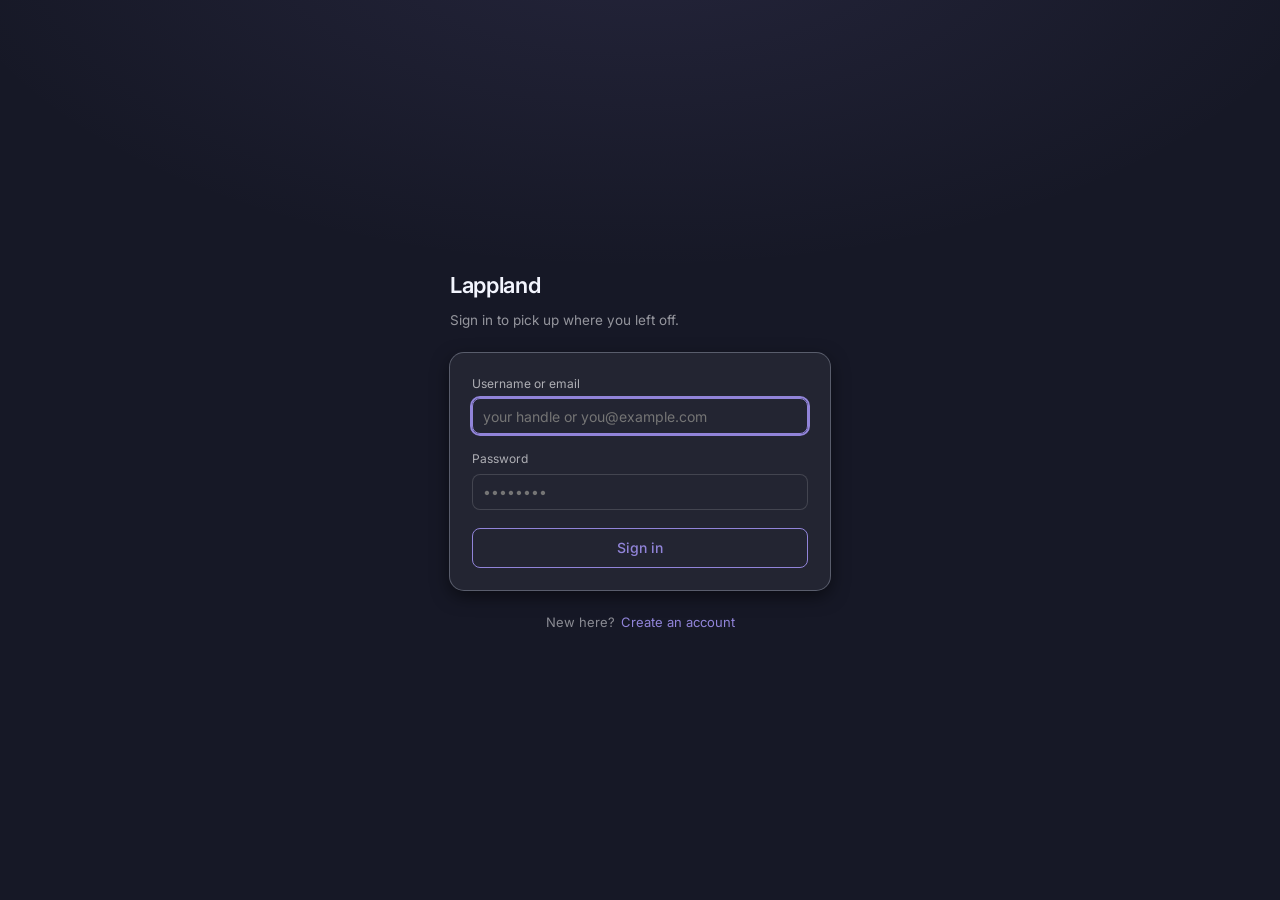
<file: app/WebUI/login.html>
<!DOCTYPE html>
<html>
<head>
<meta charset="utf-8">
<meta name="viewport" content="width=device-width, initial-scale=1">
<meta name="color-scheme" content="dark">
<title>Lappland — Sign in</title>
<link rel="stylesheet" href="./nocturne.css" />
<link rel="stylesheet" href="./login.css" />
</head>
<body>
  <div class="login-card">
    <div style="display:flex;flex-direction:column;gap:8px;">
      <div style="display:flex;align-items:center;gap:11px;">
        <span style="font-family:var(--font-heading);font-size:22px;font-weight:600;letter-spacing:-0.015em;color:var(--color-neutral-100);">Lappland</span>
      </div>
      <p id="subtitle" style="margin:0;font-size:13.5px;color:color-mix(in srgb, var(--color-text) 60%, transparent);">Sign in to pick up where you left off.</p>
    </div>

    <div class="elev-md" style="background:var(--color-surface);border-radius:var(--radius-lg);padding:22px;">
      <form id="authForm" style="display:flex;flex-direction:column;gap:16px;">
        <label class="field" id="identifierField">
          <span style="display:block;font-size:12px;margin-bottom:5px;color:color-mix(in srgb, var(--color-text) 70%, transparent);">Username or email</span>
          <input class="input" id="identifier" autocomplete="username" placeholder="your handle or you@example.com" autofocus />
        </label>
        <label class="field" id="emailField" style="display:none;">
          <span style="display:block;font-size:12px;margin-bottom:5px;color:color-mix(in srgb, var(--color-text) 70%, transparent);">Email</span>
          <input class="input" type="email" id="email" autocomplete="email" placeholder="you@example.com" />
        </label>
        <label class="field" id="usernameField" style="display:none;">
          <span style="display:block;font-size:12px;margin-bottom:5px;color:color-mix(in srgb, var(--color-text) 70%, transparent);">Username</span>
          <input class="input" id="username" autocomplete="username" placeholder="your handle" />
        </label>
        <label class="field" id="tokenField" style="display:none;">
          <span style="display:block;font-size:12px;margin-bottom:5px;color:color-mix(in srgb, var(--color-text) 70%, transparent);">Invite code</span>
          <input class="input" id="regToken" autocomplete="off" placeholder="invite code" />
        </label>
        <label class="field">
          <span style="display:block;font-size:12px;margin-bottom:5px;color:color-mix(in srgb, var(--color-text) 70%, transparent);">Password</span>
          <input class="input" type="password" id="password" autocomplete="current-password" placeholder="••••••••" />
        </label>
        <label class="field" id="confirmField" style="display:none;">
          <span style="display:block;font-size:12px;margin-bottom:5px;color:color-mix(in srgb, var(--color-text) 70%, transparent);">Confirm password</span>
          <input class="input" type="password" id="confirm" autocomplete="new-password" placeholder="••••••••" />
        </label>

        <div id="error"></div>
        <div id="notice"></div>

        <label class="checkbox-row" id="trackingField" style="display:none;">
          <input type="checkbox" id="trackingConsent" />
          <span>Your email will <strong>not</strong> be used for tracking — it's kept only to identify your account.</span>
        </label>

        <button type="submit" id="submitBtn" class="btn btn-primary btn-block" style="margin-top:2px;height:40px;">Sign in</button>
      </form>
    </div>

    <div style="display:flex;justify-content:center;gap:6px;font-size:13px;color:color-mix(in srgb, var(--color-text) 55%, transparent);">
      <span id="switchPrompt">New here?</span>
      <a href="#" id="toggleMode">Create an account</a>
    </div>
  </div>

<script src="./login.js"></script>
</body>
</html>
</file>
<file: app/WebUI/nocturne.css>
/* Nocturne — design-system tokens and component classes. This file is the source of truth for the system's look; retune it here and see readme.md. */
@import url('https://fonts.googleapis.com/css2?family=Inter:wght@400;500;600;700&display=swap');

:root {
  --color-bg: #161826;
  --color-surface: #232532;
  --color-text: #e9e9ed;
  --color-accent: #9184d9; /* review round 7 (Barron): the accent moves to
     the product's blurple — OKLCH hue 289.2, the hue of the app's own Pro
     accent (#9a8fe0, --om-accent-pro) — at the same lightness the steel
     accent held (L 0.660, so the documented ratios survive) and chroma
     in the product blurple's own range (its token sits at C 0.118; the
     accent takes 0.125, from the old steel's 0.030):
     the accent now reads as an accent rather than another neutral. */
  --color-accent-2: #a7a1db; /* the machine-derived stand-in follows: same
     hue, same L 0.734, chroma at the same 2:3 proportion it held */
  --color-divider: color-mix(in srgb, #e9e9ed 16%, transparent);

  /* Tonal ramps — generated in OKLCH on one shared lightness scale, so the
     same step of any role matches the others in visual value. */
  --color-neutral-100: #f3f5fe;
  --color-neutral-200: #e4e7f5;
  --color-neutral-300: #cfd3e5;
  --color-neutral-400: #b2b6ca;
  --color-neutral-500: #9397ab;
  --color-neutral-600: #75798c;
  --color-neutral-700: #595d6c;
  --color-neutral-800: #3f424d;
  --color-neutral-900: #292b31;

  --color-accent-100: #f5f4ff;
  --color-accent-200: #e7e5fe;
  --color-accent-300: #d2cefd;
  --color-accent-400: #b5abfc;
  --color-accent-500: #968ae0;
  --color-accent-600: #796cbf;
  --color-accent-700: #5d5294;
  --color-accent-800: #423a6a;
  --color-accent-900: #2b2741;

  --color-accent-2-100: #f5f4ff;
  --color-accent-2-200: #e7e5fe;
  --color-accent-2-300: #d2cefd;
  --color-accent-2-400: #b5afe8;
  --color-accent-2-500: #9690c9;
  --color-accent-2-600: #7972a9;
  --color-accent-2-700: #5c5783;
  --color-accent-2-800: #423e5d;
  --color-accent-2-900: #2b293a;

  /* Deck section-divider ground — review round 3: saturation as presence.
     Dividers take a saturated deep indigo (hue 277, the neutral ramp's own
     family; C 0.094 — written when the accent held C 0.030, before the
     round-7 blurple raised it past the ground's) with a lighter bloom and
     a ghost tint of the same hue, while the slide grounds stay
     desaturated. Deck-scale fills only — not interface colors. */
  --color-section: #262a60;
  --color-section-glow: #353b80;
  --color-section-ghost: #4c5397;

  --font-heading: "Inter", system-ui, sans-serif;
  --font-heading-weight: 500;
  --font-body: "Inter", system-ui, sans-serif;

  --space-1: 2.8px;
  --space-2: 5.6px;
  --space-3: 8.4px;
  --space-4: 11.2px;
  --space-6: 16.8px;
  --space-8: 22.4px;

  --radius-sm: 4px;
  --radius-md: 8px;
  --radius-lg: 14px;

  /* Elevation — derived from the ground: soft ink-tinted shadows on a
     light theme, a hairline edge + ambient darkness on a dark one. */
  --shadow-sm: 0 0 0 1px #3f424d;
  --shadow-md: 0 0 0 1px #595d6c, 0 6px 18px rgba(0,0,0,0.55);
  --shadow-lg: 0 0 0 1px #9397ab, 0 16px 40px rgba(0,0,0,0.65);
}

body {
  background: var(--color-bg);
  color: var(--color-text);
  font-family: var(--font-body);
}
h1, h2, h3, h4 { font-family: var(--font-heading); font-weight: var(--font-heading-weight); }

.lighten{mix-blend-mode:lighten;background-color:transparent}

/* ══════════════════════════════════════════════════════════════════════════
   Components — built with the tokens above. Plain CSS
   on plain HTML: no JavaScript, no build step. Each class is documented in
   readme.md and demonstrated in foundations/ and components/.
   ══════════════════════════════════════════════════════════════════════ */

*, *::before, *::after { box-sizing: border-box; }
body { margin: 0; font-size: 15px; line-height: 1.55; font-weight: 400; }
h1, h2, h3, h4, h5, h6 {
  font-family: var(--font-heading); font-weight: var(--font-heading-weight);
  line-height: 1.12; letter-spacing: -0.015em; margin: 0 0 var(--space-2);
}
h1 { font-size: 42px; }
h2 { font-size: 32px; }
h3 { font-size: 25px; }
h4 { font-size: 20px; }
h5 { font-size: 16px; }
h6 { font-size: 13px; }
h6 { letter-spacing: 0.08em; text-transform: uppercase; }
p { margin: 0 0 var(--space-3); }
a { color: var(--color-accent); text-underline-offset: 3px; }
img { display: block; max-width: 100%; }
figure { margin: 0; }
figcaption {
  font-size: 11px; margin-top: var(--space-1);
  color: color-mix(in srgb, var(--color-text) 55%, transparent);
}
.text-muted { color: color-mix(in srgb, var(--color-text) 55%, transparent); }
:focus { outline: none; }
:focus-visible { outline: 2px solid var(--color-accent); outline-offset: 2px; }
::selection { background: color-mix(in srgb, var(--color-accent) 30%, transparent); }

/* — rules — */
/* Rules fade to transparent at both ends instead of stopping cleanly — a
   Nocturne signature. The ramp is 48px an end (one deck baseline unit),
   painted from the same divider token. Freestanding rules fade; box
   outlines, in-control separators, and short accent marks stay solid. */
.hr {
  height: 1px; border: 0; margin: var(--space-4) 0;
  background: linear-gradient(to right,
    transparent, var(--color-divider) 48px,
    var(--color-divider) calc(100% - 48px), transparent);
}

/* — buttons — */
.btn {
  display: inline-flex; align-items: center; justify-content: center; gap: 6px;
  cursor: pointer; text-decoration: none;
  font-family: var(--font-heading); font-weight: var(--font-heading-weight);
  font-size: 14px; line-height: 1.2; color: var(--color-text); /* matches the .input's 14px —
     the pair sits side by side in sign-up rows */
  background: transparent; border: 1px solid transparent;
  padding: var(--space-2) calc(var(--space-3) * 1.2);
  border-radius: var(--radius-md);
}
.btn svg { display: block; }
.btn:disabled { opacity: 0.45; cursor: not-allowed; }
.btn-primary { color: var(--color-accent); border-color: var(--color-accent); }
.btn-primary:hover { background: color-mix(in srgb, var(--color-accent) 12%, transparent); }
.btn-primary:active { background: color-mix(in srgb, var(--color-accent) 22%, transparent); }
.btn-secondary { border-color: var(--color-divider); }
.btn-secondary:hover { background: color-mix(in srgb, var(--color-text) 7%, transparent); }
.btn-secondary:active { background: color-mix(in srgb, var(--color-text) 14%, transparent); }
.btn-ghost { color: var(--color-accent); padding-inline: var(--space-1); }
.btn-ghost:hover { background: color-mix(in srgb, var(--color-accent) 10%, transparent); }
.btn-ghost:active { background: color-mix(in srgb, var(--color-accent) 18%, transparent); }
.btn-icon { width: 36px; height: 36px; padding: 0; }
.btn-block { width: 100%; margin-top: var(--space-2); }

/* — forms — */
.field > label {
  display: block; font-size: 12px; margin-bottom: 5px;
  color: color-mix(in srgb, var(--color-text) 70%, transparent);
}
.input {
  width: 100%; min-height: 36px; padding: 6px 10px; font: inherit;
  font-size: 14px; color: var(--color-text); caret-color: var(--color-accent);
  background: var(--color-surface);
  border: 1px solid var(--color-divider); border-radius: var(--radius-md);
}
.input:hover { border-color: color-mix(in srgb, var(--color-text) 45%, transparent); }
.input:focus-visible { border-color: var(--color-accent); outline-offset: 0; }
textarea.input { min-height: 90px; resize: vertical; }
.radio { display: inline-flex; align-items: center; gap: 8px; cursor: pointer; font-size: 14px; }
.radio input, .seg-opt input {
  position: absolute; opacity: 0; width: 0; height: 0; pointer-events: none;
}
.radio .dot {
  width: 16px; height: 16px; flex: none; border-radius: 50%;
  border: 1.5px solid var(--color-divider);
}
.radio:hover .dot { border-color: var(--color-accent); }
.radio input:checked + .dot {
  border-color: var(--color-accent); background: var(--color-accent);
  box-shadow: inset 0 0 0 4px var(--color-bg);
}
.radio input:focus-visible + .dot { outline: 2px solid var(--color-accent); outline-offset: 2px; }
.seg {
  display: inline-flex; overflow: hidden;
  border: 1px solid var(--color-divider); border-radius: var(--radius-md);
}
.seg-opt {
  display: inline-flex; align-items: center; gap: 6px;
  padding: 7px 12px; font-size: 13px; cursor: pointer;
}
.seg-opt + .seg-opt { border-left: 1px solid var(--color-divider); }
.seg-opt:has(input:checked) { color: var(--color-accent); box-shadow: inset 0 0 0 1px var(--color-accent); }
.seg-opt:not(:has(input:checked)):hover { background: color-mix(in srgb, var(--color-text) 7%, transparent); }
.seg-opt:has(input:focus-visible) { outline: 2px solid var(--color-accent); outline-offset: -2px; }

/* — cards — */
.card {
  display: flex; flex-direction: column; gap: var(--space-2);
  padding: var(--space-3); border-radius: var(--radius-md); background: var(--color-surface);
}
.card-kicker { font-size: 10px; letter-spacing: 0.1em; text-transform: uppercase; color: var(--color-accent); }
.card-title {
  font-family: var(--font-heading); font-weight: var(--font-heading-weight);
  font-size: 17px; line-height: 1.2;
}
.card-body { margin: 0; font-size: 13px; opacity: 0.8; flex: 1; }
.card-meta {
  display: flex; align-items: center; gap: 6px; font-size: 11px;
  color: color-mix(in srgb, var(--color-text) 50%, transparent);
}
.elev-sm { box-shadow: var(--shadow-sm); }
.elev-md { box-shadow: var(--shadow-md); }
.elev-lg { box-shadow: var(--shadow-lg); }

/* — tags — */
.tag {
  display: inline-flex; align-items: center; font-size: 11px;
  letter-spacing: 0.02em; padding: 3px 10px;
  border-radius: calc(var(--radius-md) * 0.75);
}
.tag-accent { background: var(--color-accent-800); color: var(--color-accent-100); }
.tag-accent-2 { background: var(--color-accent-2-800); color: var(--color-accent-2-100); }
.tag-neutral { background: var(--color-neutral-800); color: var(--color-neutral-100); }
.tag-outline { border: 1px solid var(--color-accent); color: var(--color-accent); }

/* — navigation — */
.nav {
  display: flex; align-items: center; gap: var(--space-4);
  padding: var(--space-3) var(--space-4);
  border-bottom: none;
}
.nav-brand {
  font-family: var(--font-heading); font-weight: var(--font-heading-weight);
  font-size: 18px; margin-right: auto;
}
.nav a { color: inherit; text-decoration: none; font-size: 14px; }
.nav a:hover, .nav a[aria-current='page'] { color: var(--color-accent); }

/* — tables — */
.table { width: 100%; border-collapse: collapse; font-size: 14px; }
.table th {
  text-align: left; font-size: 11px; letter-spacing: 0.08em; text-transform: uppercase;
  color: color-mix(in srgb, var(--color-text) 60%, transparent);
  padding: var(--space-2); border-bottom: 1px solid transparent; /* keeps layout; the row paints the fading rule */
}
.table td {
  padding: var(--space-2);
  border-bottom: 1px solid transparent;
}
/* Row rules as row-level strips so the end-fade spans the row, not each cell. */
.table thead tr {
  background: linear-gradient(to right,
    transparent, var(--color-divider) 48px,
    var(--color-divider) calc(100% - 48px), transparent) no-repeat bottom / 100% 1px;
}
.table tbody tr {
  background: linear-gradient(to right,
    transparent, color-mix(in srgb, var(--color-text) 8%, transparent) 48px,
    color-mix(in srgb, var(--color-text) 8%, transparent) calc(100% - 48px), transparent) no-repeat bottom / 100% 1px;
}
.table tbody tr:hover {
  /* the hover tint layers over the row rule, which keeps painting */
  background:
    linear-gradient(color-mix(in srgb, var(--color-text) 4%, transparent),
                    color-mix(in srgb, var(--color-text) 4%, transparent)) no-repeat 0 0 / 100% 100%,
    linear-gradient(to right,
      transparent, color-mix(in srgb, var(--color-text) 8%, transparent) 48px,
      color-mix(in srgb, var(--color-text) 8%, transparent) calc(100% - 48px), transparent) no-repeat bottom / 100% 1px;
}

/* — dialog — */
.dialog-backdrop {
  position: fixed; inset: 0; display: grid; place-items: center;
  padding: var(--space-4);
  background: color-mix(in srgb, var(--color-neutral-900) 50%, transparent);
}
.dialog {
  width: min(440px, 100%); display: flex; flex-direction: column; gap: var(--space-3);
  padding: var(--space-4); border-radius: var(--radius-lg);
  background: var(--color-surface); box-shadow: var(--shadow-lg);
}
.dialog-title {
  font-family: var(--font-heading); font-weight: var(--font-heading-weight);
  font-size: 20px;
}
.dialog-body { font-size: 14px; opacity: 0.85; }
.dialog-actions { display: flex; justify-content: flex-end; gap: var(--space-2); margin-top: var(--space-2); }
</file>
<file: app/WebUI/login.css>
html, body { margin: 0; padding: 0; height: 100%; }
* { box-sizing: border-box; }
a { color: var(--color-accent); text-decoration: none; }
a:hover { text-decoration: underline; }
@keyframes pop { from { opacity: 0; transform: translateY(8px); } to { opacity: 1; transform: none; } }
body {
  display: grid; place-items: center; padding: 24px;
  background: radial-gradient(1200px 600px at 50% -10%, color-mix(in srgb, var(--color-accent) 12%, transparent), transparent 60%), var(--color-bg);
  color: var(--color-text); font-family: var(--font-body); font-size: 15px;
}
.login-card { width: 100%; max-width: 380px; display: flex; flex-direction: column; gap: 22px; animation: pop 0.24s ease-out; }
#error, #notice { font-size: 12.5px; border-radius: 8px; padding: 8px 11px; display: none; }
#error { color: oklch(0.72 0.15 25); background: color-mix(in srgb, oklch(0.6 0.18 25) 14%, transparent); border: 1px solid color-mix(in srgb, oklch(0.6 0.18 25) 40%, transparent); }
#notice { color: oklch(0.8 0.12 145); background: color-mix(in srgb, oklch(0.72 0.14 145) 12%, transparent); border: 1px solid color-mix(in srgb, oklch(0.72 0.14 145) 40%, transparent); }
.checkbox-row {
  display: flex; align-items: flex-start; gap: 9px; cursor: pointer;
  font-size: 12.5px; line-height: 1.4;
  color: color-mix(in srgb, var(--color-text) 70%, transparent);
}
.checkbox-row input[type="checkbox"] {
  margin: 2px 0 0; flex: none; width: 15px; height: 15px; accent-color: var(--color-accent); cursor: pointer;
}
</file>
